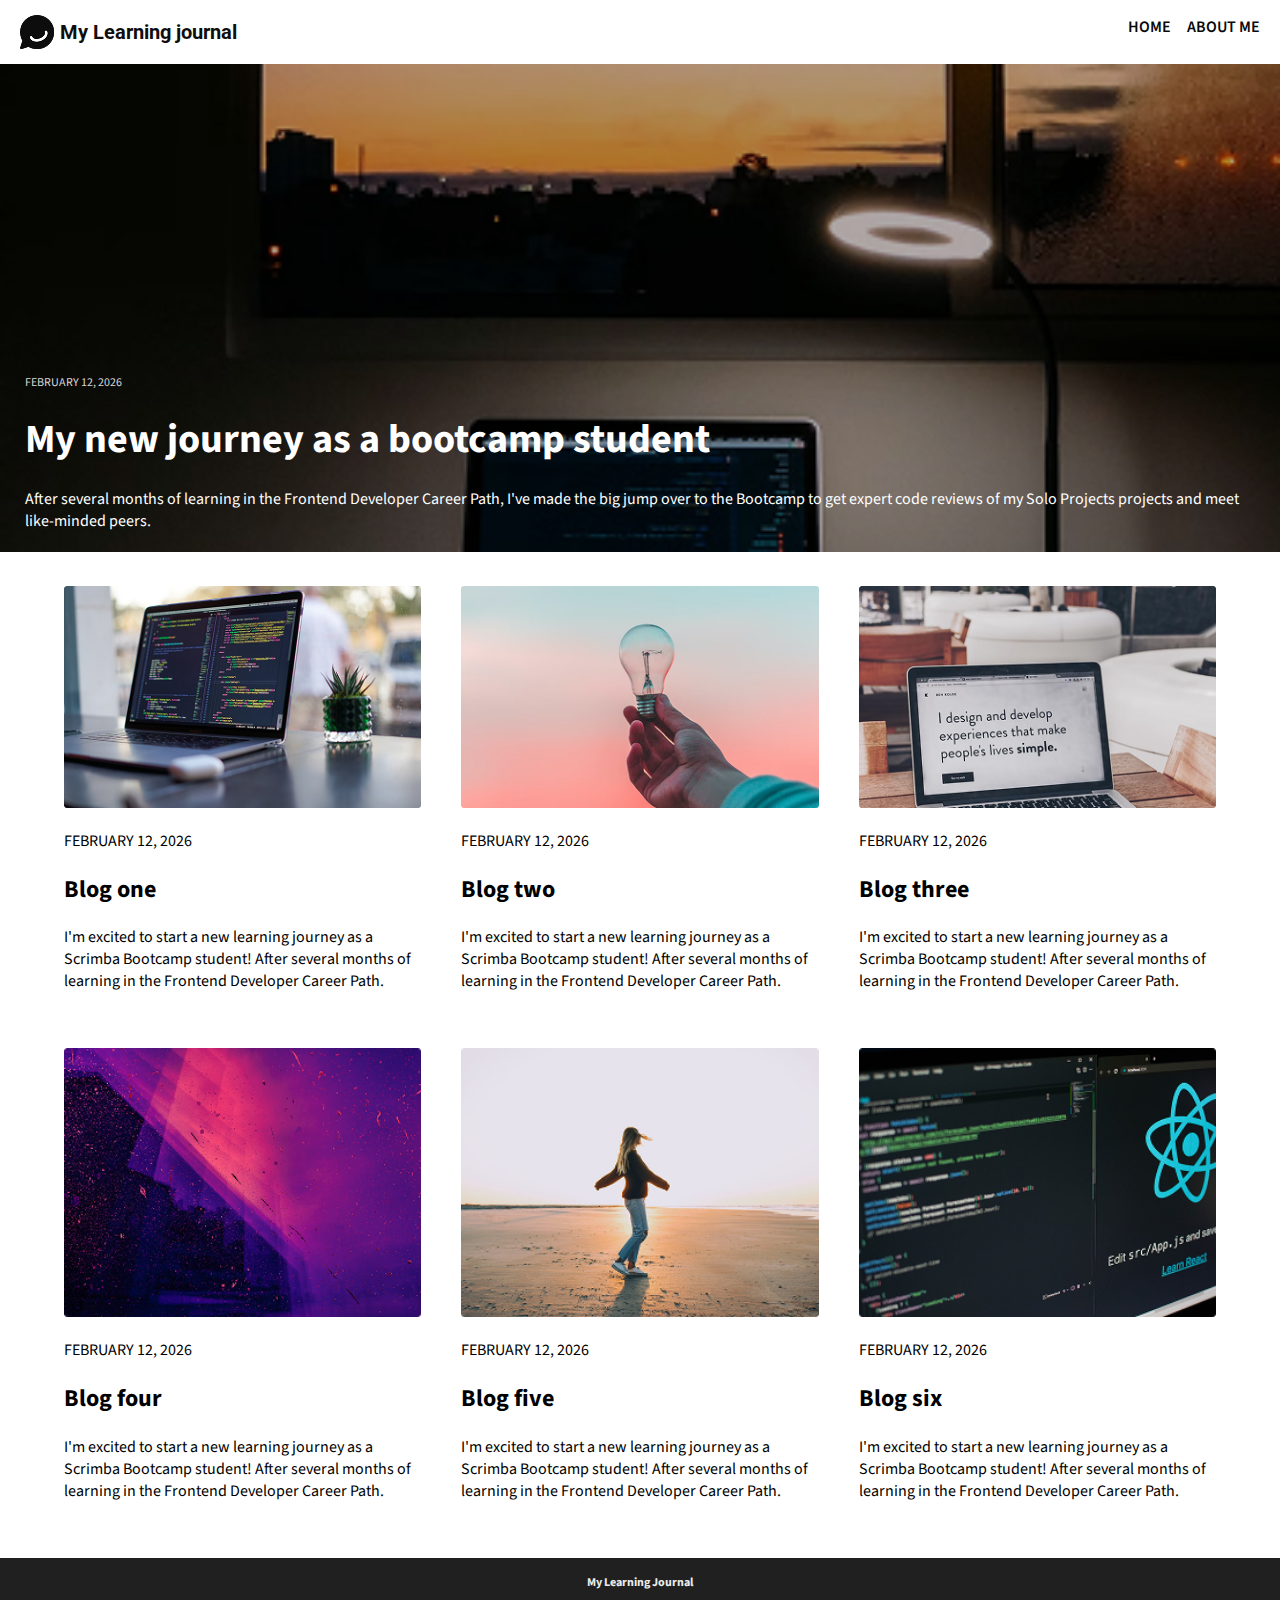
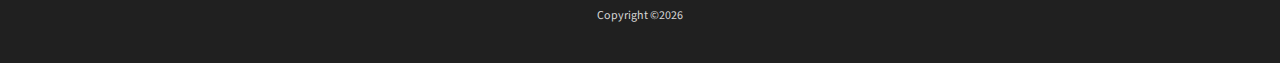
<file: index.html>
<!DOCTYPE html>
<html lang="en">
<head>
    <meta charset="UTF-8">
    <meta name="viewport" content="width=device-width, initial-scale=1.0">
    <title>Learning journal</title>
    <link rel="stylesheet" href="style.css">
    <link rel="preconnect" href="https://fonts.googleapis.com">
    <link rel="preconnect" href="https://fonts.gstatic.com" crossorigin>
    <link href="https://fonts.googleapis.com/css2?family=Roboto:ital,wght@0,100..900;1,100..900&family=Source+Sans+3:ital,wght@0,200..900;1,200..900&display=swap" rel="stylesheet">
<body>
        <header>
            <div> 
                <img src="images/header-img.png" alt="">
                <p>My Learning journal</p> 
            </div>       
            <nav>
                <ul>
                    <li><a href="index.html">HOME</a></li>
                    <li><a href="about.html">ABOUT ME</a></li>
                </ul>
            </nav>
        </header>
        <main>
            <a href="article.html">
                <section class="hero">
                    <span>FEBRUARY 12, 2026</span>
                    <h1>My new journey as a bootcamp student</h1>
                    <p>After several months of learning in the Frontend Developer Career Path, I've made the big jump over to the Bootcamp to get expert code reviews of my Solo Projects projects and meet like-minded peers.</p>
                </section>
            </a>
            <div class="blog-posts">
                <section class="blog-one">
                    <img src="images/codes.png" alt="laptop with open code editor and code files">
                    <article>
                        <p>FEBRUARY 12, 2026</p>
                        <h2>Blog one</h2>
                        <p>I'm excited to start a new learning journey as a Scrimba Bootcamp student! After several months of learning in the Frontend Developer Career Path.</p>
                    </article>
                </section>
                <section class="blog-two">
                    <img src="images/bulb.png" alt="">
                    <article>
                        <p>FEBRUARY 12, 2026</p>
                        <h2>Blog two</h2>
                        <p>I'm excited to start a new learning journey as a Scrimba Bootcamp student! After several months of learning in the Frontend Developer Career Path.</p>
                    </article>
                </section>
                <section class="blog-three">
                    <img src="images/design.png" alt="">
                    <article>
                        <p>FEBRUARY 12, 2026</p>
                        <h2>Blog three</h2>
                        <p>I'm excited to start a new learning journey as a Scrimba Bootcamp student! After several months of learning in the Frontend Developer Career Path.</p>
                    </article>
                </section>
                <section class="blog-four hidden">
                    <img src="images/pink.png" alt="">
                    <article>
                        <p>FEBRUARY 12, 2026</p>
                        <h2>Blog four</h2>
                        <p>I'm excited to start a new learning journey as a Scrimba Bootcamp student! After several months of learning in the Frontend Developer Career Path.</p>
                    </article>
                </section>
                 <section class="blog-five hidden">
                    <img src="images/woman.png" alt="">
                    <article>
                        <p>FEBRUARY 12, 2026</p>
                        <h2>Blog five</h2>
                        <p>I'm excited to start a new learning journey as a Scrimba Bootcamp student! After several months of learning in the Frontend Developer Career Path.</p>
                    </article>
                </section>
                <section class="blog-six hidden">
                    <img src="images/react.png" alt="">
                    <article>
                        <p>FEBRUARY 12, 2026</p>
                        <h2>Blog six</h2>
                        <p>I'm excited to start a new learning journey as a Scrimba Bootcamp student! After several months of learning in the Frontend Developer Career Path.</p>
                    </article>
                </section>
            </div>
            <button class="view-more" id="view-more">View More</button>
        </main>
        <footer>
            <h4>My Learning Journal</h4>
            <p>Copyright ©2026</p>
        </footer>
   <script src="index.js"></script> 
</body>
</html>
</file>
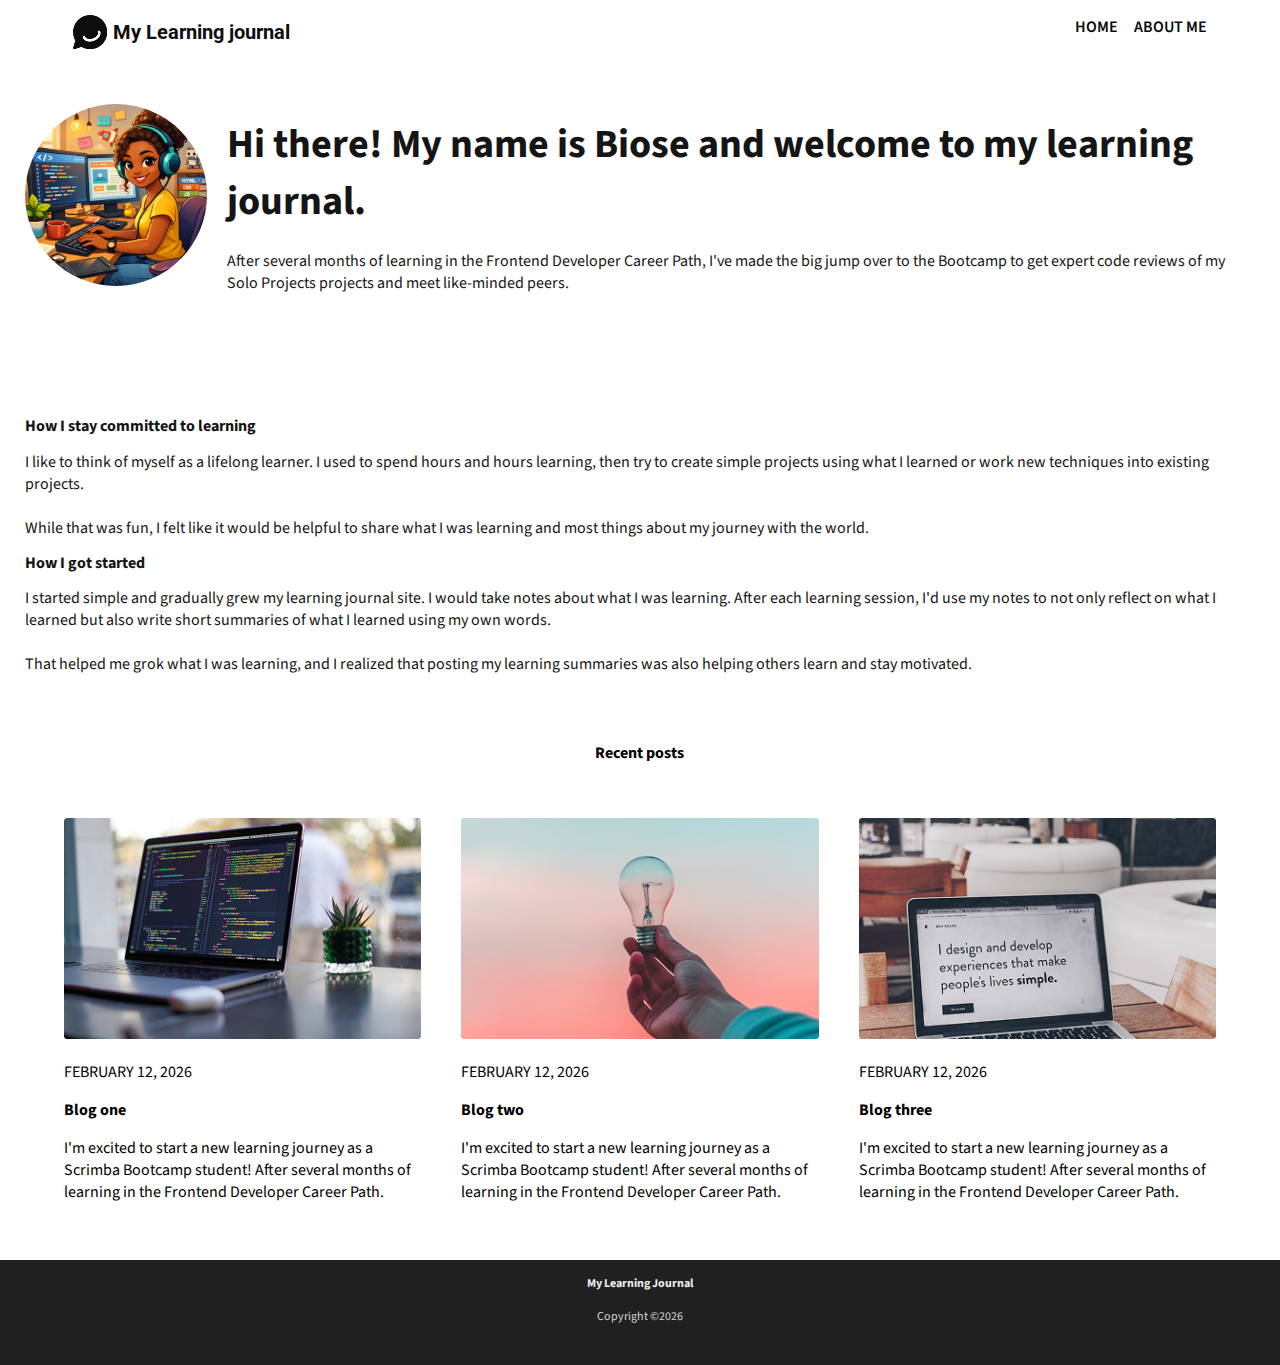
<file: about.html>
<!DOCTYPE html>
<html lang="en">
<head>
    <meta charset="UTF-8">
    <meta name="viewport" content="width=device-width, initial-scale=1.0">
    <title>Learning journal</title>
    <link rel="stylesheet" href="about.css">
    <link rel="preconnect" href="https://fonts.googleapis.com">
    <link rel="preconnect" href="https://fonts.gstatic.com" crossorigin>
    <link href="https://fonts.googleapis.com/css2?family=Roboto:ital,wght@0,100..900;1,100..900&family=Source+Sans+3:ital,wght@0,200..900;1,200..900&display=swap" rel="stylesheet">
<body>
        <header>
            <div> 
                <img src="images/header-img.png" alt="">
                <p>My Learning journal</p> 
            </div>       
            <nav>
                <ul>
                    <li><a href="index.html">HOME</a></li>
                    <li><a href="about.html">ABOUT ME</a></li>
                </ul>
            </nav>
        </header>
        <main>
                <section class="article-main">
                    <div class="flex">
                        <img src="images/profile image.png" alt="">   
                        <div>
                          <h1>Hi there! My name is Biose and welcome to my learning journal.</h1>
                          <p>After several months of learning in the Frontend Developer Career Path, I've made the big jump over to the Bootcamp to get expert code reviews of my Solo Projects projects and meet like-minded peers.</p>
                        </div>
                    </div>
                     <br>
                     <br>
                     <h2>How I stay committed to learning</h2>
                     <p>I like to think of myself as a lifelong learner. I used to spend hours and hours learning, then try to create simple projects using what I learned or work new techniques into existing projects. <br>
                        <br> While that was fun, I felt like it would be helpful to share what I was learning and most things about my journey with the world.</p>
                     <h2>How I got started</h2>
                     <p>I started simple and gradually grew my learning journal site. I would take notes about what I was learning. After each learning session, I'd use my notes to not only reflect on what I learned but also write short summaries of what I learned using my own words. <br>
                        <br> That helped me grok what I was learning, and I realized that posting my learning summaries was also helping others learn and stay motivated.</p>
                </section>

            <div class="blog-posts">
                <h2 class="recent-posts">Recent posts</h2>
                <section class="blog-one">
                    <img src="images/codes.png" alt="laptop with open code editor and code files">
                    <article>
                        <p>FEBRUARY 12, 2026</p>
                        <h2>Blog one</h2>
                        <p>I'm excited to start a new learning journey as a Scrimba Bootcamp student! After several months of learning in the Frontend Developer Career Path.</p>
                    </article>
                </section>
                <section class="blog-two">
                    <img src="images/bulb.png" alt="">
                    <article>
                        <p>FEBRUARY 12, 2026</p>
                        <h2>Blog two</h2>
                        <p>I'm excited to start a new learning journey as a Scrimba Bootcamp student! After several months of learning in the Frontend Developer Career Path.</p>
                    </article>
                </section>
                <section class="blog-three">
                    <img src="images/design.png" alt="">
                    <article>
                        <p>FEBRUARY 12, 2026</p>
                        <h2>Blog three</h2>
                        <p>I'm excited to start a new learning journey as a Scrimba Bootcamp student! After several months of learning in the Frontend Developer Career Path.</p>
                    </article>
                </section>
            </div>
        </main>
        <footer>
            <h4>My Learning Journal</h4>
            <p>Copyright ©2026</p>
        </footer>
   <script src="index.js"></script> 
</body>
</html>
</file>
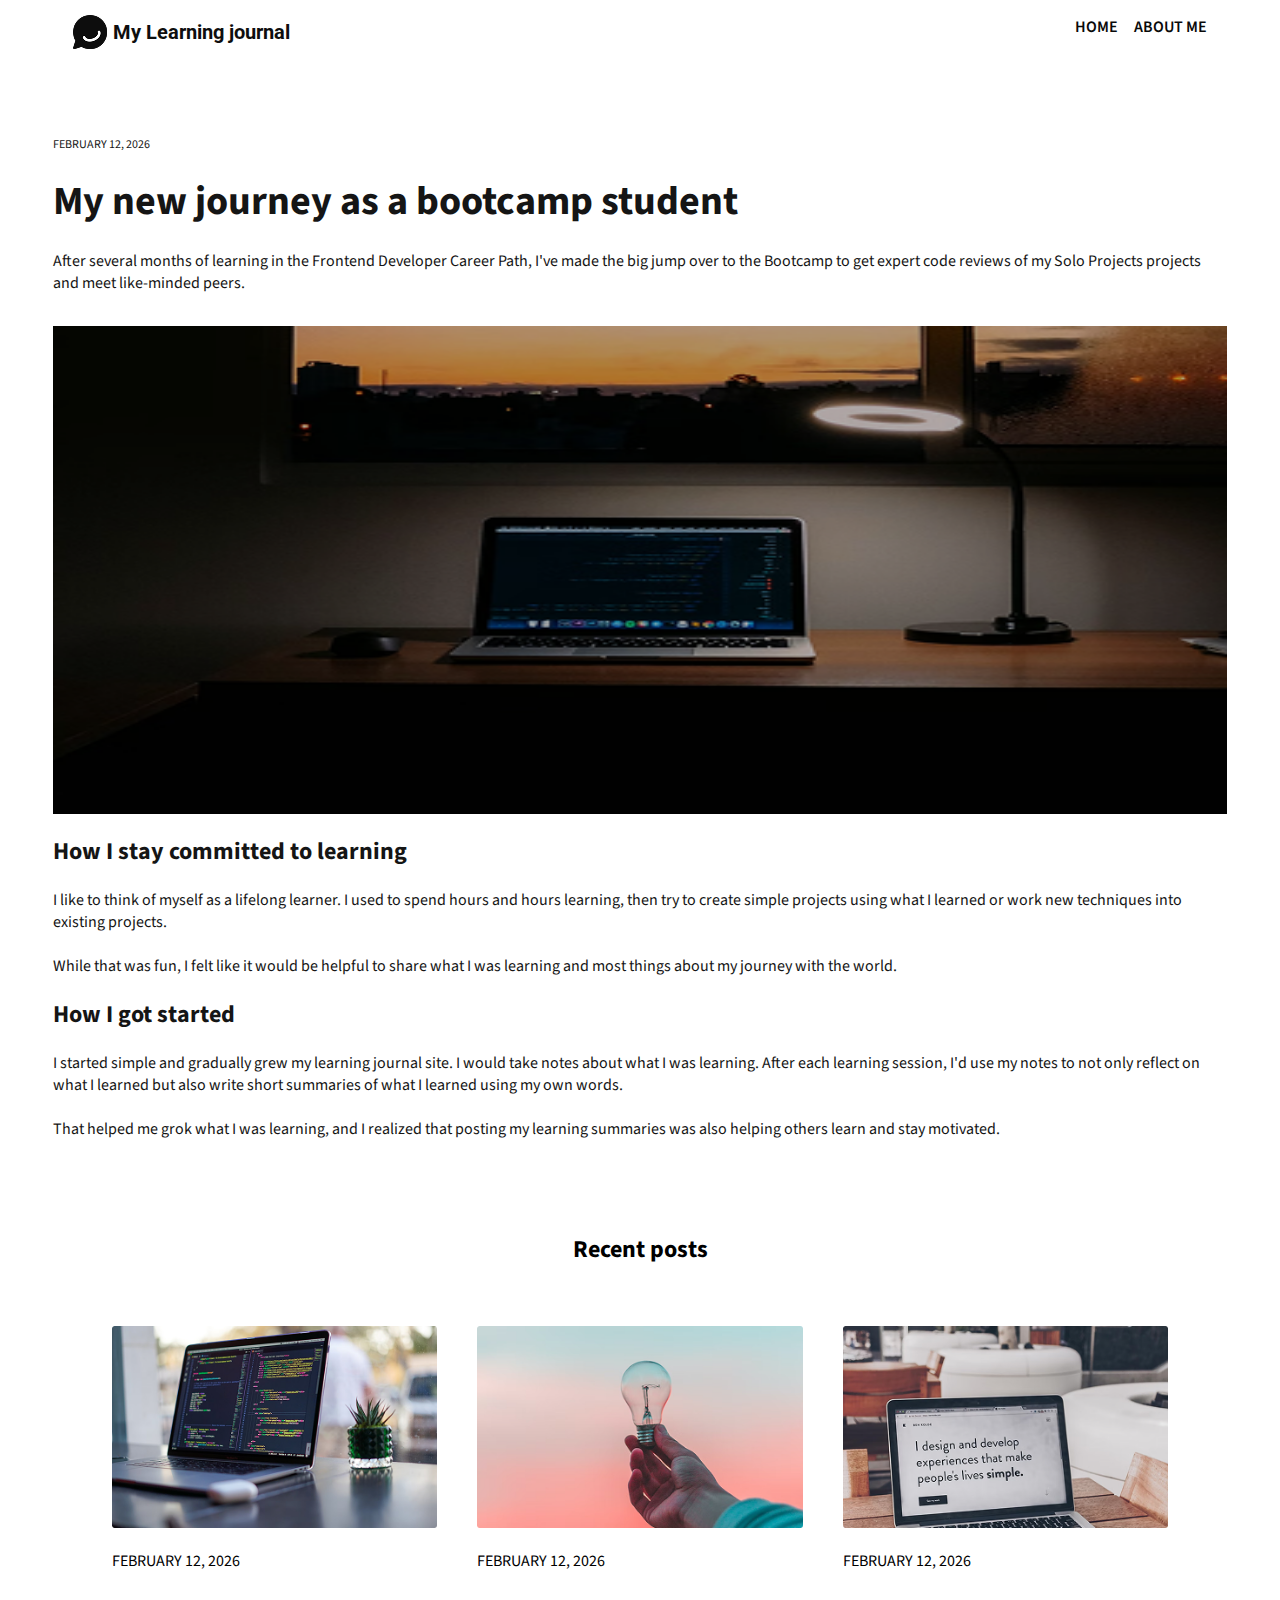
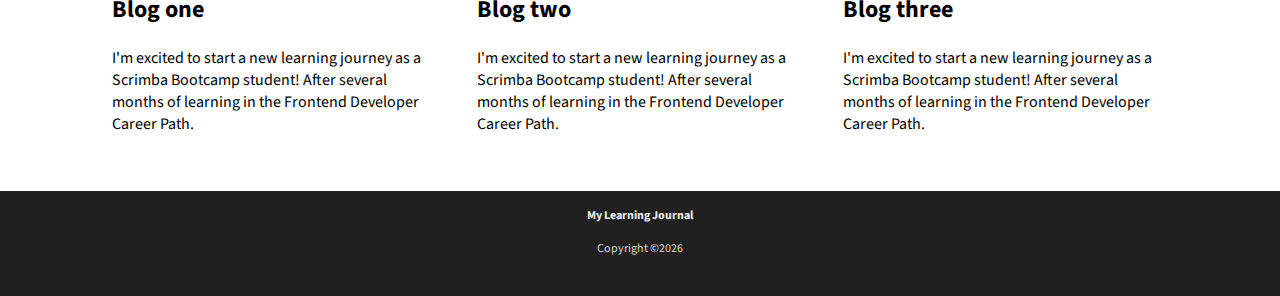
<file: article.html>
<!DOCTYPE html>
<html lang="en">
<head>
    <meta charset="UTF-8">
    <meta name="viewport" content="width=device-width, initial-scale=1.0">
    <title>Learning journal</title>
    <link rel="stylesheet" href="article.css">
    <link rel="preconnect" href="https://fonts.googleapis.com">
    <link rel="preconnect" href="https://fonts.gstatic.com" crossorigin>
    <link href="https://fonts.googleapis.com/css2?family=Roboto:ital,wght@0,100..900;1,100..900&family=Source+Sans+3:ital,wght@0,200..900;1,200..900&display=swap" rel="stylesheet">
<body>
        <header>
            <div> 
                <img src="images/header-img.png" alt="">
                <p>My Learning journal</p> 
            </div>       
            <nav>
                <ul>
                    <li><a href="index.html">HOME</a></li>
                    <li><a href="about.html">ABOUT ME</a></li>
                </ul>
            </nav>
        </header>
        <main>
                <section class="article-main">
                     <span>FEBRUARY 12, 2026</span>
                     <h1>My new journey as a bootcamp student</h1>
                     <p>After several months of learning in the Frontend Developer Career Path, I've made the big jump over to the Bootcamp to get expert code reviews of my Solo Projects projects and meet like-minded peers.</p>
                     <img src="images/article-image-hero.png" alt="">
                     <h2>How I stay committed to learning</h2>
                      <p>I like to think of myself as a lifelong learner. I used to spend hours and hours learning, then try to create simple projects using what I learned or work new techniques into existing projects. <br>
                        <br> While that was fun, I felt like it would be helpful to share what I was learning and most things about my journey with the world.</p>
                      <h2>How I got started</h2>
                      <p>I started simple and gradually grew my learning journal site. I would take notes about what I was learning. After each learning session, I'd use my notes to not only reflect on what I learned but also write short summaries of what I learned using my own words. <br>
                        <br> That helped me grok what I was learning, and I realized that posting my learning summaries was also helping others learn and stay motivated.</p>
                </section>

            <div class="blog-posts">
                <h2 class="recent-posts">Recent posts</h2>
                <section class="blog-one">
                    <img src="images/codes.png" alt="laptop with open code editor and code files">
                    <article>
                        <p>FEBRUARY 12, 2026</p>
                        <h2>Blog one</h2>
                        <p>I'm excited to start a new learning journey as a Scrimba Bootcamp student! After several months of learning in the Frontend Developer Career Path.</p>
                    </article>
                </section>
                <section class="blog-two">
                    <img src="images/bulb.png" alt="">
                    <article>
                        <p>FEBRUARY 12, 2026</p>
                        <h2>Blog two</h2>
                        <p>I'm excited to start a new learning journey as a Scrimba Bootcamp student! After several months of learning in the Frontend Developer Career Path.</p>
                    </article>
                </section>
                <section class="blog-three">
                    <img src="images/design.png" alt="">
                    <article>
                        <p>FEBRUARY 12, 2026</p>
                        <h2>Blog three</h2>
                        <p>I'm excited to start a new learning journey as a Scrimba Bootcamp student! After several months of learning in the Frontend Developer Career Path.</p>
                    </article>
                </section>
            </div>
        </main>
        <footer>
            <h4>My Learning Journal</h4>
            <p>Copyright ©2026</p>
        </footer>
   <script src="index.js"></script> 
</body>
</html>
</file>
<file: style.css>
*{
    box-sizing: border-box;
}

html{
    margin: 0;
}

body{
    font-family: "Source Sans 3", sans-serif;
    display: flex;
    flex-direction: column;
    align-items: center;
    margin: 0;
}

header{
    display: flex;
    width: 100%;
    padding-left: 1.25em;
    padding-right: 1.25em;
    justify-content: space-between;
}


header div{
    display: flex;
    align-items: center;
    gap: 0.3125em;
}

header img{
    width: 24px;
    height: 24px;
}
header p {
    font-size: 0.875rem;
    font-family: "Roboto", sans-serif;
    font-weight: 700;
    color: #0E0E0E;
}

ul{
    display: flex;
    list-style-type: none;
    gap: 1rem;
}

li > a{
    text-decoration: none;
    font-size: 0.75rem;
    font-weight: 600;
    color: #090909;
}

.hero{
    display: flex;
    flex-direction: column;
    justify-content: end;
    width: 100vw;
    height: 293px;
    background-image: url(images/article-image-hero.png);
    background-size: cover;
    color: #FFFFFF;
    padding: 3.4em 1.56em 1.25em;
    cursor: pointer;
}

.hero span{
    font-size: 0.75rem;
    color: #D7D7D7;
    margin: 0;
}
.hero p{
    margin: 0;
    font-size: 1rem;
    font-weight: normal;
    margin: 0;
}

a{
    text-decoration: none;
}

h1{
    font-size: 2rem;
    font-weight: 700;
    margin: 0.5em 0;
}

.blog-posts{
    width: 90%;
    display: flex;
    flex-direction: column;
    justify-content: center;
    align-items: center;
    margin: 2.125em auto  0.5em ;
    gap: 2.5em;
}

.blog-posts img{
    width: 100%;
}

.hidden{
    display: none;
}

.view-more{
    text-align: right;
    color: black;
    text-decoration: underline;
    font-weight: 700;
    cursor: pointer;
    display: block;
    margin: 0 auto;
   
}

footer{
    margin-top: 2.6875em;
    background-color: #202020;
    color: #ECECEC;
    width: 100vw;
    height: 105px;
    font-size: 0.75rem;
    font-weight: bold;
    text-align: center;
}

footer p{
    color: #D7D7D7;
    font-weight: normal;
}

button{
 border: none;
 background: none;
}

.show{
    display: block;
}

@media(min-width: 1024px){
        
    header img{
        width: 35px;
        height: 35px;
    }
    header p {
        font-size: 1.25rem;
    }
    
    li > a{
        font-size: 1rem;
    }
            
    .hero{
        height: 488px;
    }
    h1{
        font-size: 2.5rem;
    }
        
    .blog-posts{
        display: grid;
        grid-template-columns: 1fr 1fr 1fr;
        grid-template-areas: 
          "one two thr"
          "fou fiv six";
        margin: 2.125em auto  0.5em ;
        gap: 2.5em;
    }

    .hidden{
        display: block;
    }
    
    .view-more{
        display: none;
    }
    .blog-one{
        grid-area: one;
    }

    .blog-two{
        grid-area: two;
    }

    .blog-three{
        grid-area: thr;
    }

    .blog-four{
        grid-area: fou;
    }

    .blog-five{
        grid-area: fiv;
    }

    .blog-six{
        grid-area: six;
    }
}
</file>
<file: about.css>
*{
    box-sizing: border-box;
}

html{
    margin: 0;
}

body{
    font-family: "Source Sans 3", sans-serif;
    display: flex;
    flex-direction: column;
    align-items: center;
    margin: 0;
}

header{
    display: flex;
    width: 100%;
    padding-left: 1.25em;
    padding-right: 1.25em;
    justify-content: space-between;
}


header div{
    display: flex;
    align-items: center;
    gap: 0.3125em;
}

header img{
    width: 24px;
    height: 24px;
}
header p {
    font-size: 0.875rem;
    font-family: "Roboto", sans-serif;
    font-weight: 700;
    color: #0E0E0E;
}

ul{
    display: flex;
    list-style-type: none;
    gap: 1rem;
}

li > a{
    text-decoration: none;
    font-size: 0.75rem;
    font-weight: 600;
    color: #090909;
}


.article-main{
    display: flex;
    flex-direction: column;
    justify-content: end;
    width: 100vw;
    background-size: cover;
    color: #151515;
    padding: 2em 1.56em 1.25em;
}



.article-main p{
    margin: 0;
    font-size: 1rem;
    font-weight: normal;
    margin: 0;
}

a{
    text-decoration: none;
}
h1{
    font-size: 2rem;
    font-weight: 700;
    margin: 0.5em 0;
}

.article-main img{
    width: 182px;
    height: 182px;
    border-radius: 50%;

}

h2{
    font-size: 1rem;
    font-weight: bold;
}

.recent-posts{
    text-align: center;
}





.blog-posts{
    width: 90%;
    display: flex;
    flex-direction: column;
    justify-content: center;
    align-items: center;
    margin: 2.125em 1.25em 0.5em 1.25em;
    gap: 2.5em;
}

.blog-posts img{
    width: 100%;
}


footer{
    margin-top: 2.6875em;
    background-color: #202020;
    color: #ECECEC;
    width: 100vw;
    height: 105px;
    font-size: 0.75rem;
    font-weight: bold;
    text-align: center;
}

footer p{
    color: #D7D7D7;
    font-weight: normal;
}


@media(min-width: 1024px){
     body{
        margin: 0 3.3125em;
    }

     header img{
        width: 35px;
        height: 35px;
    }
    header p {
        font-size: 1.25rem;
    }
    
    li > a{
        font-size: 1rem;
    }
     
    h1{
        font-size: 2.5rem;
    }      

    .flex{
        display: flex;  
        align-items: center;
        gap: 20px;
        margin-bottom: 4em;
  }


    
    .blog-posts{
        display: grid;
        grid-template-columns: 1fr 1fr 1fr;
         grid-template-areas: 
          ". rec ."
          "one two thr";
        margin: 2.125em auto  0.5em ;
        gap: 2.5em;
    }
     
    .recent-posts{
        grid-area: rec;
    }
     .blog-one{
        grid-area: one;
    }

    .blog-two{
        grid-area: two;
    }

    .blog-three{
        grid-area: thr;
    }
}
</file>
<file: article.css>
*{
    box-sizing: border-box;
}

html{
    margin: 0;
}

body{
    font-family: "Source Sans 3", sans-serif;
    display: flex;
    flex-direction: column;
    align-items: center;
    margin: 0;
}

header{
    display: flex;
    width: 100%;
    padding-left: 1.25em;
    padding-right: 1.25em;
    justify-content: space-between;
}


header div{
    display: flex;
    align-items: center;
    gap: 0.3125em;
}

header img{
    width: 24px;
    height: 24px;
}
header p {
    font-size: 0.875rem;
    font-family: "Roboto", sans-serif;
    font-weight: 700;
    color: #0E0E0E;
}

ul{
    display: flex;
    list-style-type: none;
    gap: 1rem;
}

li > a{
    text-decoration: none;
    font-size: 0.75rem;
    font-weight: 600;
    color: #090909;
}


.article-main{
    display: flex;
    flex-direction: column;
    justify-content: end;
    width: 100vw;
    background-size: cover;
    color: #151515;
    padding: 2em 1.56em 1.25em;
}

.article-main span{
    font-size: 0.75rem;
    margin: 0;
}
.article-main p{
    margin: 0;
    font-size: 1rem;
    font-weight: normal;
    margin: 0;
}

a{
    text-decoration: none;
}
h1{
    font-size: 2rem;
    font-weight: 700;
    margin: 0.5em 0;
}

.article-main img{
   height: 191px;
   margin-top: 2em;
}

h2{
    font-size: 1rem;
    font-weight: bold;
}

.recent-posts{
    text-align: center;
}

.blog-posts{
    width: 90%;
    display: flex;
    flex-direction: column;
    justify-content: center;
    align-items: center;
    margin: 2.125em 1.25em 0.5em 1.25em;
    gap: 2.5em;
}

.blog-posts img{
    width: 100%;
}


footer{
    margin-top: 2.6875em;
    background-color: #202020;
    color: #ECECEC;
    width: 100vw;
    height: 105px;
    font-size: 0.75rem;
    font-weight: bold;
    text-align: center;
}

footer p{
    color: #D7D7D7;
    font-weight: normal;
}


@media(min-width: 1024px){

    body{
        margin: 0 3.3125em;
    }

     header img{
        width: 35px;
        height: 35px;
    }
    header p {
        font-size: 1.25rem;
    }
    
    li > a{
        font-size: 1rem;
    }
     
    h1{
        font-size: 2.5rem;
    }      

    .article-main{
        padding: 0;
        margin: 4.5em 0;
        width: auto;
        overflow: visible;
    }


    .article-main img{
        height: 488px;
    }
        
    h2{
        font-size: 1.5rem;
    }

    .blog-posts{
        display: grid;
        grid-template-columns: 1fr 1fr 1fr;
         grid-template-areas: 
          ". rec ."
          "one two thr";
        margin: 2.125em auto  0.5em ;
        gap: 2.5em;
    }
     
    .recent-posts{
        grid-area: rec;
    }
     .blog-one{
        grid-area: one;
    }

    .blog-two{
        grid-area: two;
    }

    .blog-three{
        grid-area: thr;
    }

}
</file>
